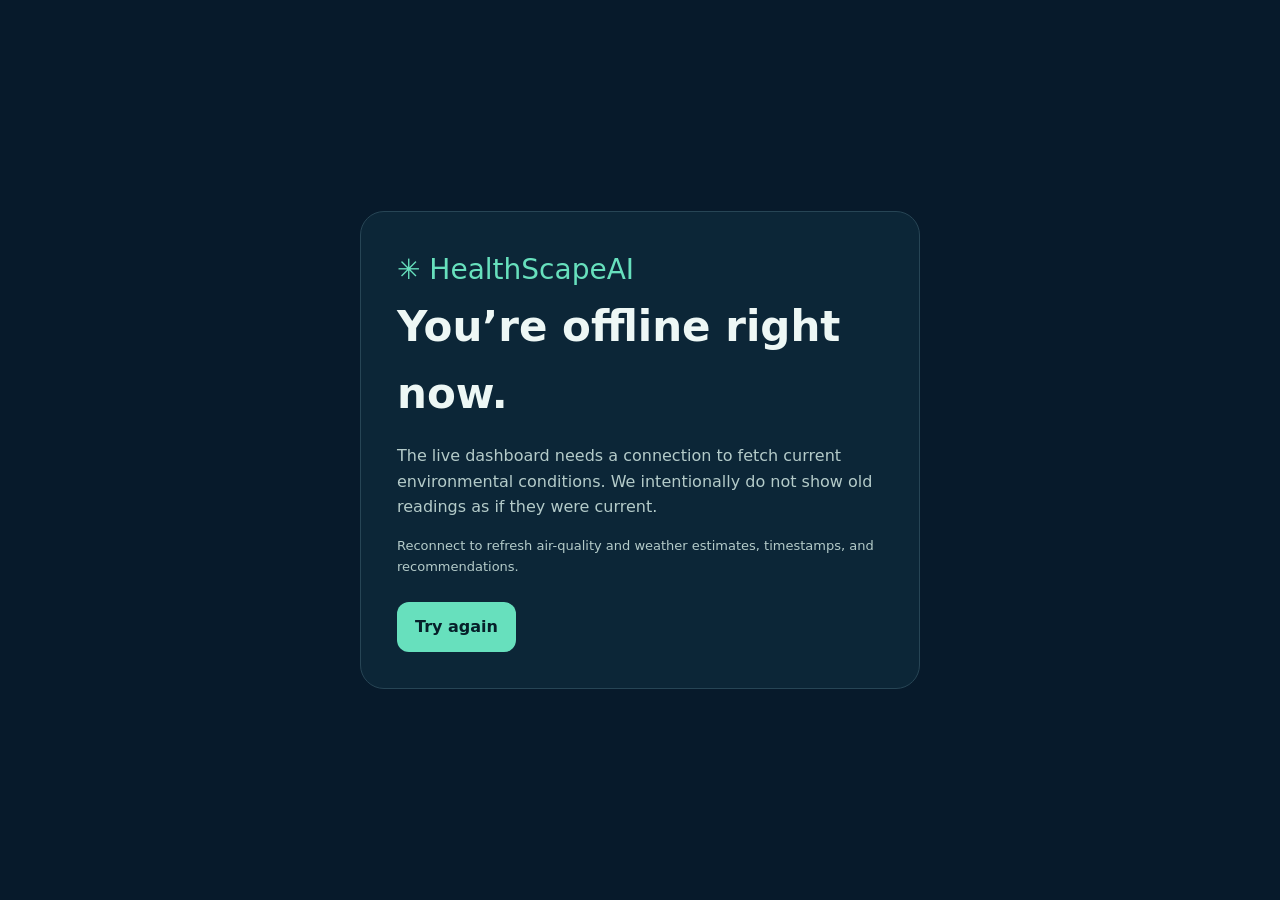
<file: src/main/resources/static/offline.html>
<!doctype html><html lang="en"><head><meta charset="utf-8"><meta name="viewport" content="width=device-width,initial-scale=1"><meta name="theme-color" content="#071a2b"><title>Offline · HealthScapeAI</title><style>*{box-sizing:border-box}body{margin:0;min-height:100vh;display:grid;place-items:center;background:#071a2b;color:#edf7f5;font:16px/1.6 system-ui,sans-serif;padding:24px}.card{max-width:560px;padding:36px;border:1px solid #274555;border-radius:24px;background:#0c2637}h1{margin:0 0 12px;font-size:clamp(28px,5vw,42px)}p{color:#b4cbc9}.mark{color:#67e0bd;font-size:28px}a{display:inline-block;margin-top:12px;padding:12px 18px;border-radius:12px;background:#67e0bd;color:#06202a;text-decoration:none;font-weight:700}.note{font-size:13px}</style></head><body><main class="card"><div class="mark">✳ HealthScapeAI</div><h1>You’re offline right now.</h1><p>The live dashboard needs a connection to fetch current environmental conditions. We intentionally do not show old readings as if they were current.</p><p class="note">Reconnect to refresh air-quality and weather estimates, timestamps, and recommendations.</p><a href="/" onclick="location.reload();return false">Try again</a></main></body></html>
</file>
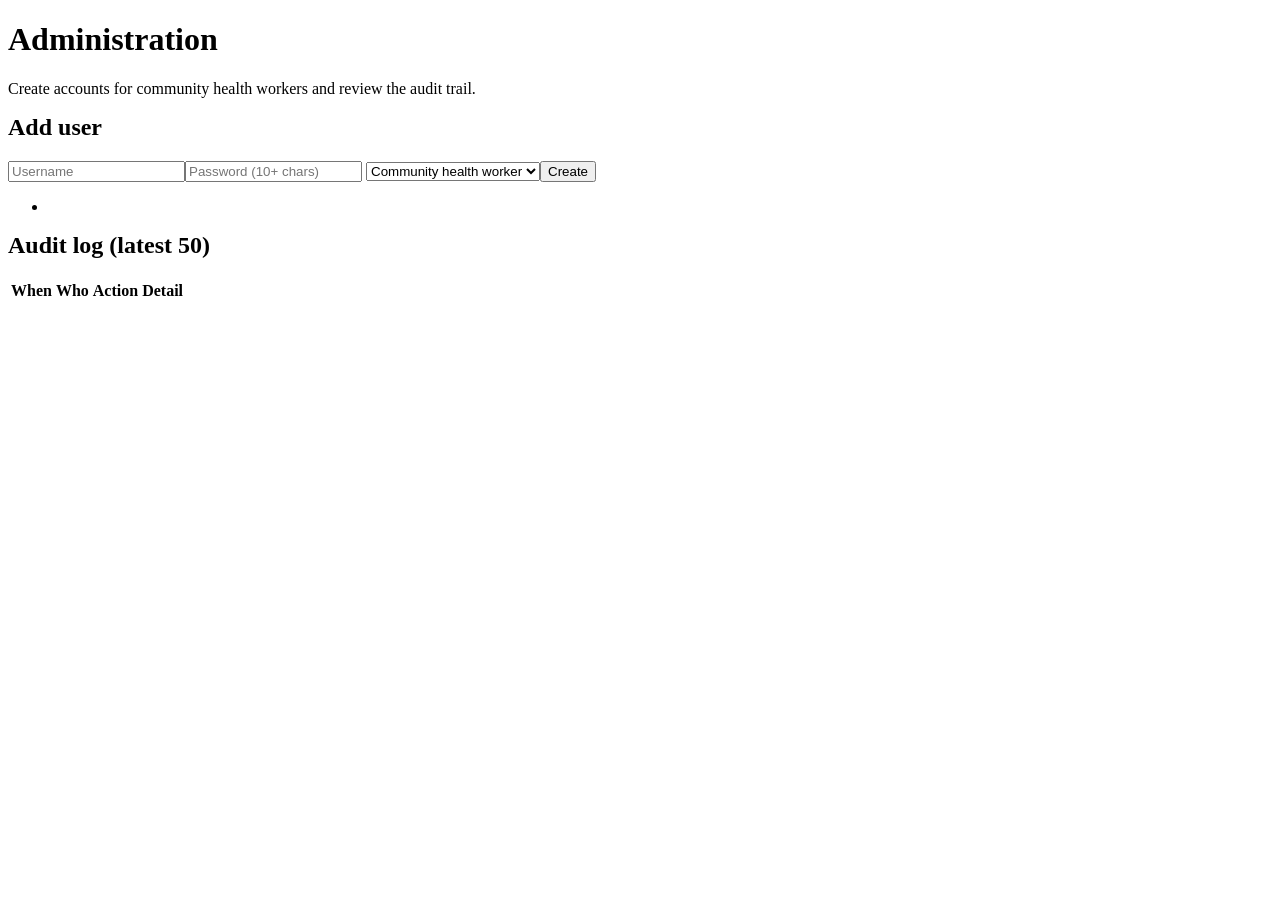
<file: src/main/resources/templates/admin.html>
<!DOCTYPE html>
<html lang="en" xmlns:th="http://www.thymeleaf.org" xmlns:sec="http://www.thymeleaf.org/extras/spring-security"><head><meta charset="UTF-8"><meta name="viewport" content="width=device-width, initial-scale=1"><link rel="stylesheet" th:href="@{/app.css}"><title>Admin · HealthScape AI</title></head><body>
<div th:replace="~{fragments :: nav}"></div>
<div class="hero"><h1>Administration</h1><p>Create accounts for community health workers and review the audit trail.</p></div>
<main><p class="flash" th:if="${msg}" th:text="${msg}"></p>
 <section class="card"><h2 style="margin-top:0">Add user</h2><form class="tools" method="post" th:action="@{/admin/users}">
  <input name="username" placeholder="Username" required><input name="password" type="password" placeholder="Password (10+ chars)" required minlength="10">
  <select name="role"><option value="WORKER">Community health worker</option><option value="ADMIN">Administrator</option></select><button type="submit">Create</button></form>
  <ul><li th:each="u : ${users}" th:text="${u.username + ' (' + (u.role ?: 'ADMIN') + ')'}"></li></ul></section>
 <section class="card" style="overflow-x:auto"><h2 style="margin-top:0">Audit log (latest 50)</h2><table><thead><tr><th>When</th><th>Who</th><th>Action</th><th>Detail</th></tr></thead><tbody>
  <tr th:each="a : ${audit}"><td th:text="${a.created}"></td><td th:text="${a.actor}"></td><td th:text="${a.action}"></td><td th:text="${a.detail}"></td></tr></tbody></table></section>
</main></body></html>
</file>
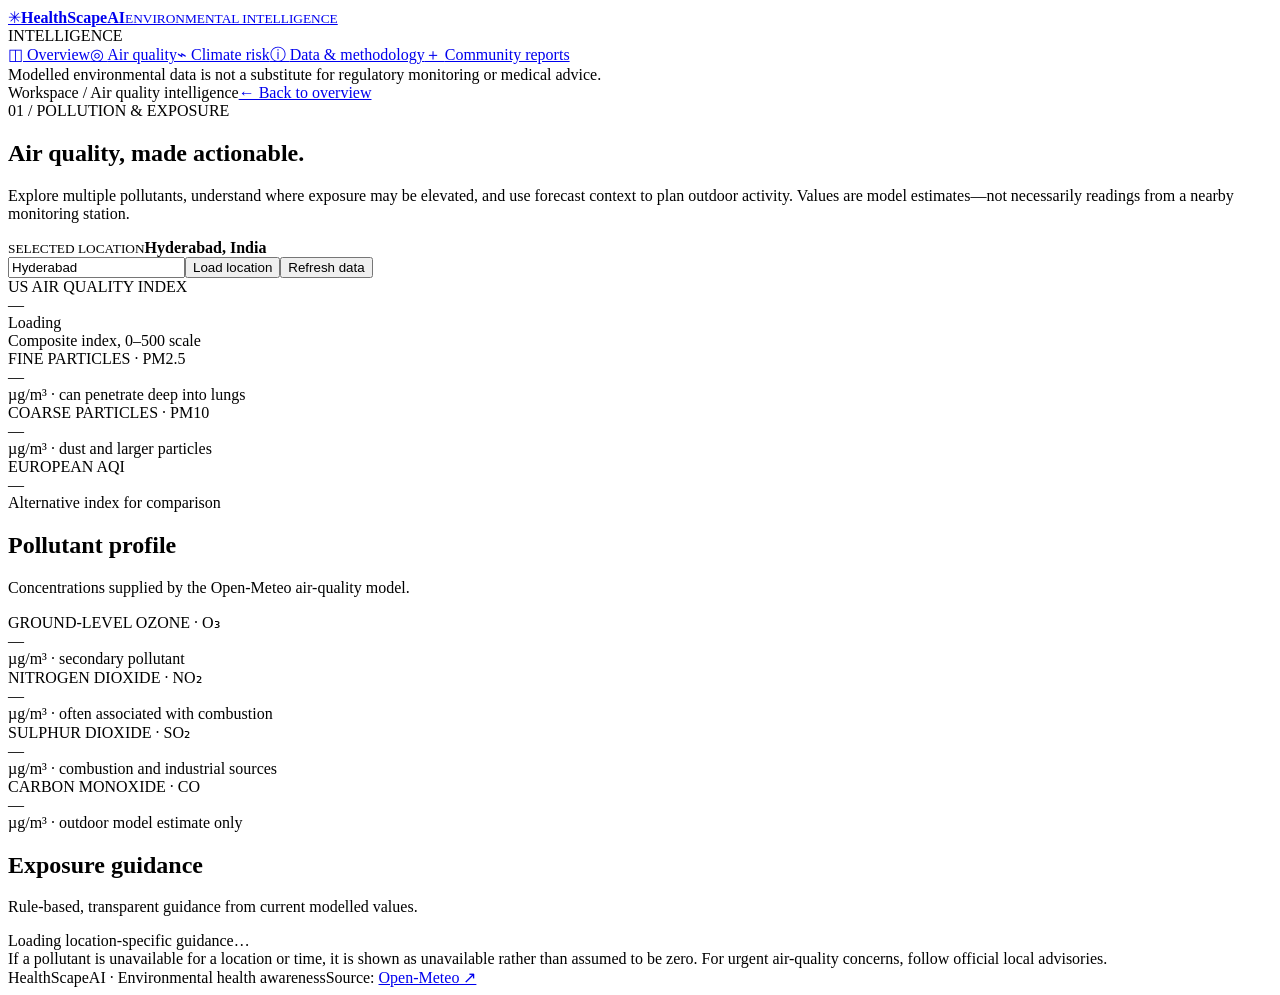
<file: src/main/resources/templates/air-quality.html>
<!doctype html><html lang="en" xmlns:th="http://www.thymeleaf.org"><head><meta charset="utf-8"><meta name="viewport" content="width=device-width,initial-scale=1"><meta name="description" content="Air quality and pollutant exposure intelligence"><title>Air Quality | HealthScapeAI</title><link rel="preconnect" href="https://fonts.googleapis.com"><link href="https://fonts.googleapis.com/css2?family=DM+Sans:wght@400;500;600;700&family=Manrope:wght@400;500;600;700;800&display=swap" rel="stylesheet"><link rel="stylesheet" th:href="@{/css/app.css}"></head><body class="portal-page"><div class="portal-shell"><aside class="portal-sidebar"><a class="portal-brand" href="/"><span class="portal-brand-mark">✳</span><span><strong>HealthScapeAI</strong><small>ENVIRONMENTAL INTELLIGENCE</small></span></a><div class="portal-nav-label">INTELLIGENCE</div><nav><a class="portal-nav" href="/">◫ <span>Overview</span></a><a class="portal-nav active" href="/air-quality">◎ <span>Air quality</span></a><a class="portal-nav" href="/climate-risk">⌁ <span>Climate risk</span></a><a class="portal-nav" href="/data-methodology">ⓘ <span>Data & methodology</span></a><a class="portal-nav" href="/official/observe">＋ <span>Community reports</span></a></nav><div class="portal-sidebar-foot">Modelled environmental data is not a substitute for regulatory monitoring or medical advice.</div></aside><main class="portal-main"><header class="portal-topbar"><span>Workspace / Air quality intelligence</span><a href="/">← Back to overview</a></header><section class="portal-hero"><div><span class="portal-kicker">01 / POLLUTION & EXPOSURE</span><h1>Air quality, made actionable.</h1><p>Explore multiple pollutants, understand where exposure may be elevated, and use forecast context to plan outdoor activity. Values are model estimates—not necessarily readings from a nearby monitoring station.</p></div><div class="portal-date"><small>SELECTED LOCATION</small><b id="aq-place">Hyderabad, India</b></div></section><div class="portal-toolbar"><input id="aq-location" type="search" value="Hyderabad" placeholder="Search city…" aria-label="Search city"><button id="aq-search">Load location</button><button class="ghost" id="aq-refresh">Refresh data</button></div><div id="aq-error" class="portal-callout" hidden></div><div class="portal-grid"><article class="portal-card"><div class="portal-card-label">US AIR QUALITY INDEX</div><div class="portal-card-value" id="aq-aqi">—</div><span class="portal-status" id="aq-aqi-tag">Loading</span><div class="portal-card-note">Composite index, 0–500 scale</div></article><article class="portal-card"><div class="portal-card-label">FINE PARTICLES · PM2.5</div><div class="portal-card-value" id="aq-pm25">—</div><div class="portal-card-note">µg/m³ · can penetrate deep into lungs</div></article><article class="portal-card"><div class="portal-card-label">COARSE PARTICLES · PM10</div><div class="portal-card-value" id="aq-pm10">—</div><div class="portal-card-note">µg/m³ · dust and larger particles</div></article><article class="portal-card"><div class="portal-card-label">EUROPEAN AQI</div><div class="portal-card-value" id="aq-eu">—</div><div class="portal-card-note">Alternative index for comparison</div></article></div><div class="portal-section-title"><div><h2>Pollutant profile</h2><p>Concentrations supplied by the Open-Meteo air-quality model.</p></div></div><div class="portal-grid"><article class="portal-card"><div class="portal-card-label">GROUND-LEVEL OZONE · O₃</div><div class="portal-card-value" id="aq-o3">—</div><div class="portal-card-note">µg/m³ · secondary pollutant</div></article><article class="portal-card"><div class="portal-card-label">NITROGEN DIOXIDE · NO₂</div><div class="portal-card-value" id="aq-no2">—</div><div class="portal-card-note">µg/m³ · often associated with combustion</div></article><article class="portal-card"><div class="portal-card-label">SULPHUR DIOXIDE · SO₂</div><div class="portal-card-value" id="aq-so2">—</div><div class="portal-card-note">µg/m³ · combustion and industrial sources</div></article><article class="portal-card"><div class="portal-card-label">CARBON MONOXIDE · CO</div><div class="portal-card-value" id="aq-co">—</div><div class="portal-card-note">µg/m³ · outdoor model estimate only</div></article></div><div class="portal-section-title"><div><h2>Exposure guidance</h2><p>Rule-based, transparent guidance from current modelled values.</p></div></div><div id="aq-guidance" class="portal-list"><div class="portal-panel">Loading location-specific guidance…</div></div><div class="portal-callout">If a pollutant is unavailable for a location or time, it is shown as unavailable rather than assumed to be zero. For urgent air-quality concerns, follow official local advisories.</div><footer class="portal-foot"><span>HealthScapeAI · Environmental health awareness</span><span>Source: <a href="https://open-meteo.com/" target="_blank" rel="noopener">Open-Meteo ↗</a></span></footer></main></div><script th:src="@{/js/portal.js}"></script></body></html>
</file>
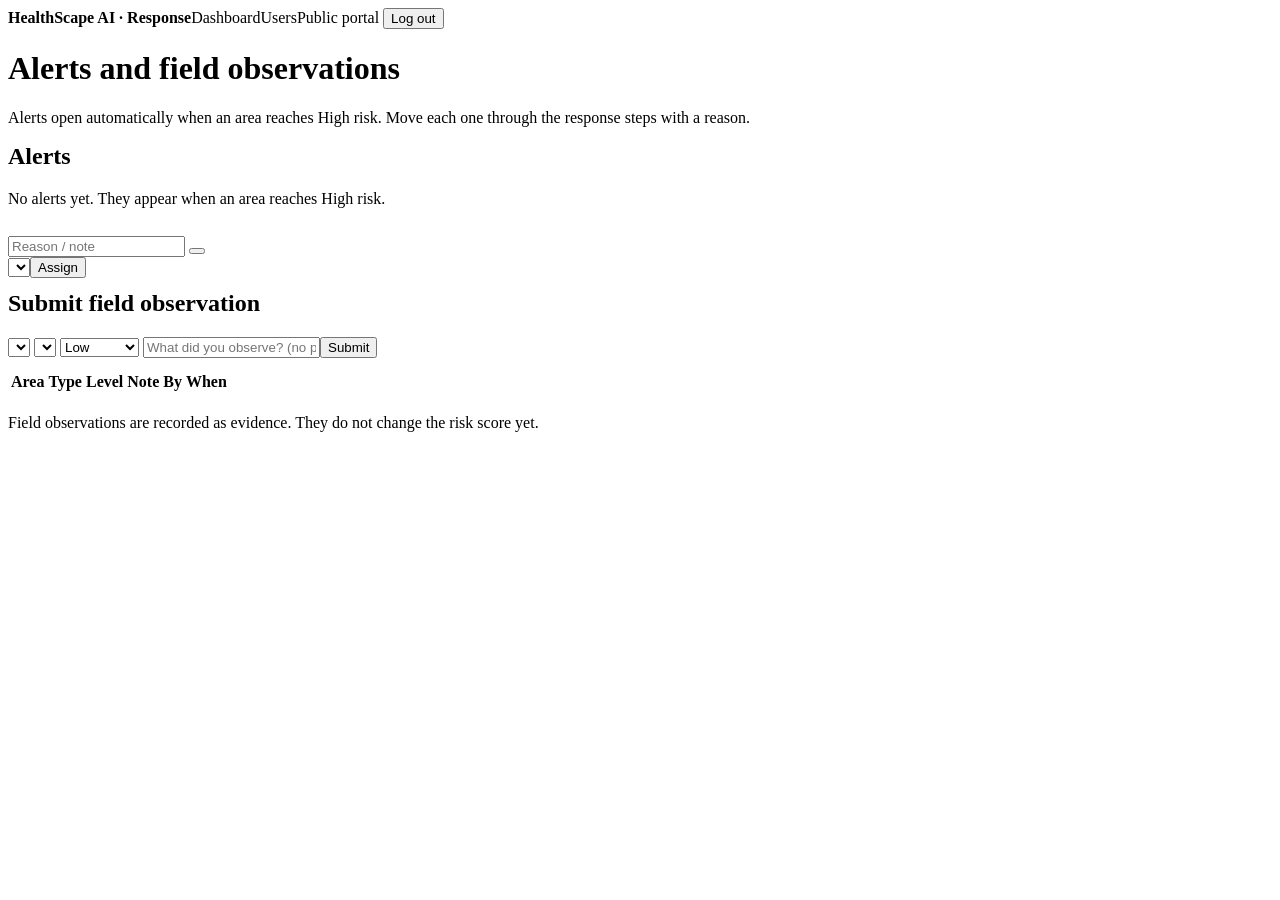
<file: src/main/resources/templates/alerts.html>
<!DOCTYPE html>
<html lang="en" xmlns:th="http://www.thymeleaf.org"><head><meta charset="UTF-8"><meta name="viewport" content="width=device-width, initial-scale=1">
<title>Response centre · HealthScape AI</title><link rel="stylesheet" th:href="@{/app.css}"></head>
<body>
<nav><b>HealthScape AI · Response</b><span><a th:href="@{/official}">Dashboard</a><a th:if="${isAdmin}" th:href="@{/admin/users}">Users</a><a th:href="@{/}">Public portal</a>
<form method="post" th:action="@{/logout}" style="display:inline"><button type="submit">Log out</button></form></span></nav>
<div class="hero"><h1>Alerts and field observations</h1><p>Alerts open automatically when an area reaches High risk. Move each one through the response steps with a reason.</p></div>
<main>
 <div class="flash" th:if="${msg}" th:text="${msg}"></div>
 <section class="card"><h2 style="margin-top:0">Alerts</h2>
  <p th:if="${alerts.isEmpty()}">No alerts yet. They appear when an area reaches High risk.</p>
  <div th:each="v : ${alerts}" style="border-top:1px solid var(--line);padding:12px 0">
   <b th:text="${v.a.villageName}"></b> <span class="badge High" th:text="${v.a.status}"></span>
   <span class="note" th:text="${' · assigned: ' + (v.a.assignee ?: 'nobody')}"></span>
   <div th:text="${v.a.summary}"></div>
   <div class="hist" th:each="e : ${v.events}" th:text="${e.at + ' · ' + e.status + ' · ' + e.actor + ' · ' + e.reason}"></div>
   <form class="row" th:if="${v.next != null}" method="post" th:action="@{/official/alerts/{id}/status(id=${v.a.id})}">
    <input type="hidden" name="to" th:value="${v.next}"><input name="reason" maxlength="400" placeholder="Reason / note" required>
    <button type="submit" th:text="${'Move to ' + v.next}"></button></form>
   <form class="row" th:if="${isAdmin}" method="post" th:action="@{/official/alerts/{id}/assign(id=${v.a.id})}">
    <select name="assignee"><option th:each="p : ${people}" th:value="${p}" th:text="${p}"></option></select><button type="submit">Assign</button></form>
  </div></section>
 <section class="card"><h2 style="margin-top:0">Submit field observation</h2>
  <form class="row" method="post" th:action="@{/official/observations}">
   <select name="villageId"><option th:each="o : ${opts}" th:value="${o.id}" th:text="${o.name}"></option></select>
   <select name="type"><option th:each="t : ${types}" th:text="${t}"></option></select>
   <select name="severity"><option>Low</option><option>Moderate</option><option>High</option></select>
   <input name="note" maxlength="500" placeholder="What did you observe? (no personal details)"><button type="submit">Submit</button></form>
  <table style="margin-top:12px"><thead><tr><th>Area</th><th>Type</th><th>Level</th><th>Note</th><th>By</th><th>When</th></tr></thead><tbody>
   <tr th:each="o : ${observations}"><td th:text="${o.villageName}"></td><td th:text="${o.type}"></td><td th:text="${o.severity}"></td>
    <td th:text="${o.note}"></td><td th:text="${o.author}"></td><td th:text="${o.createdAt}"></td></tr></tbody></table>
  <p class="note">Field observations are recorded as evidence. They do not change the risk score yet.</p></section>
</main></body></html>
</file>
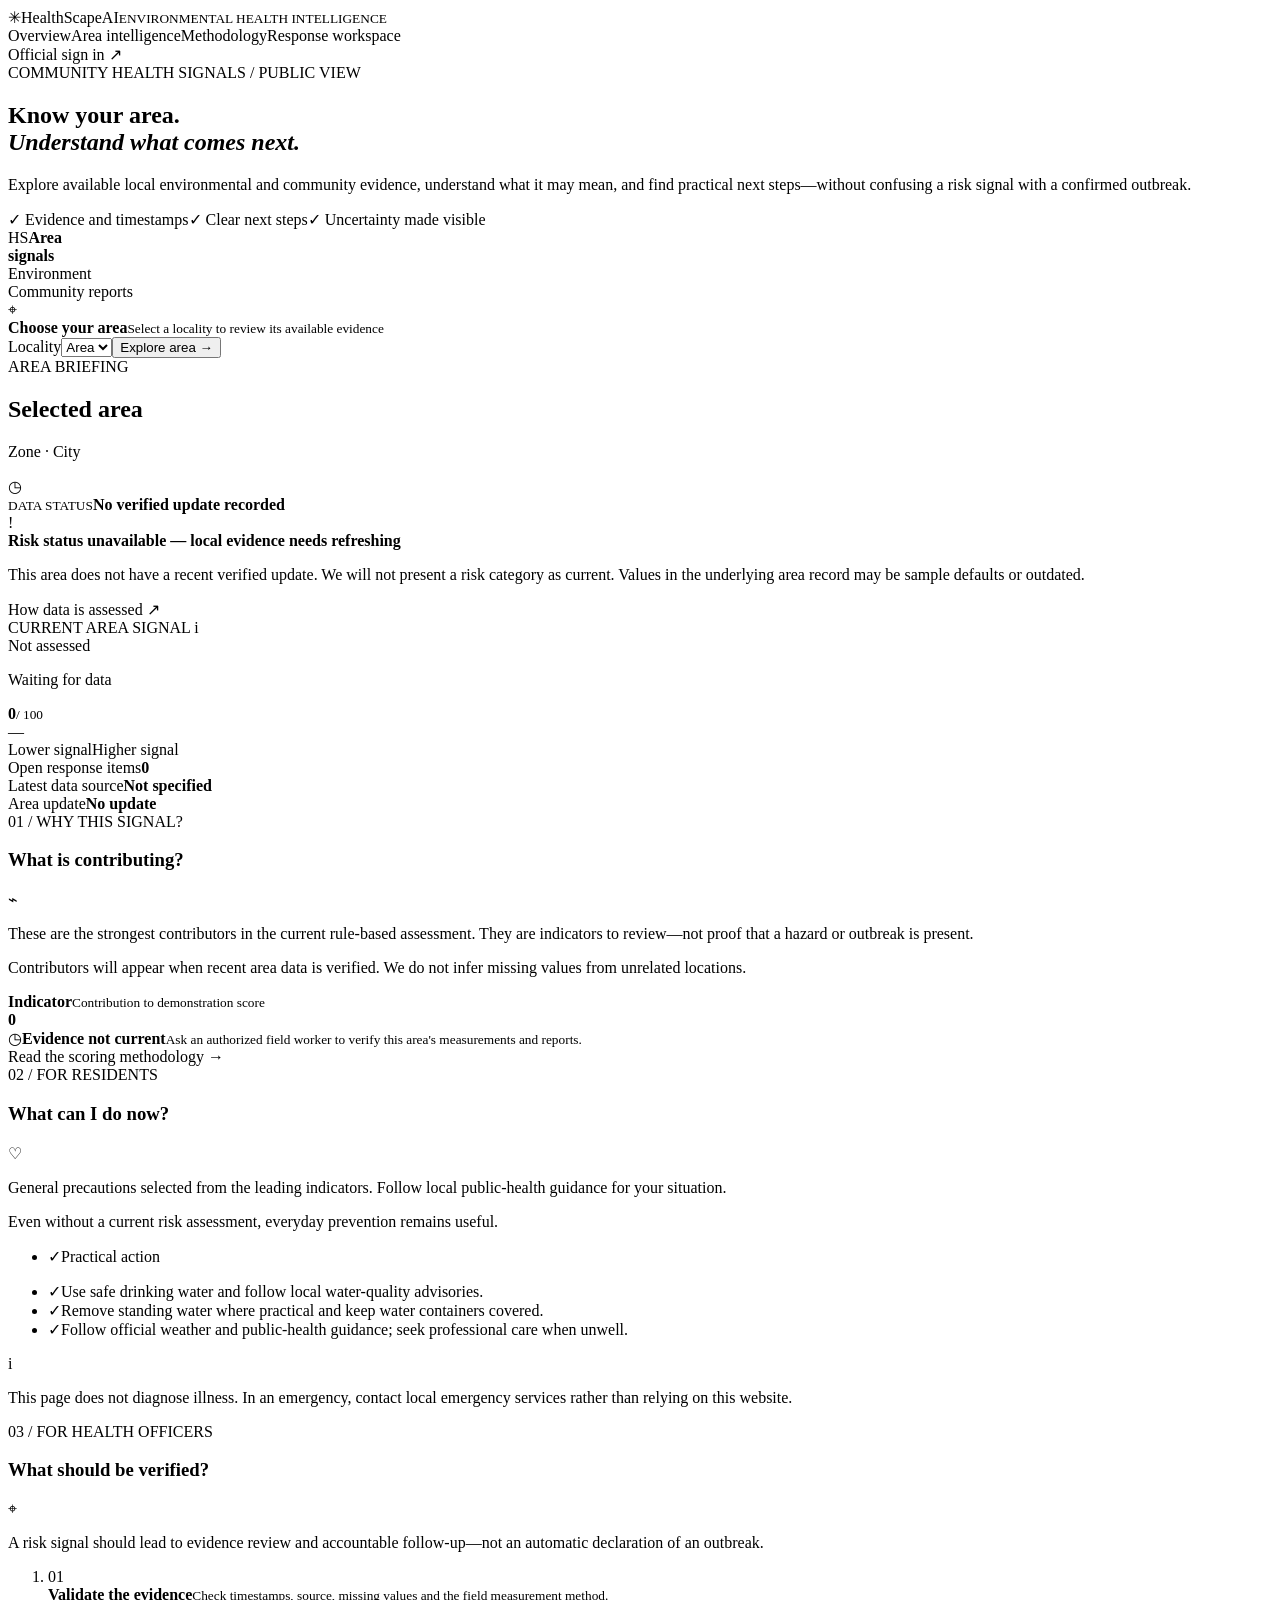
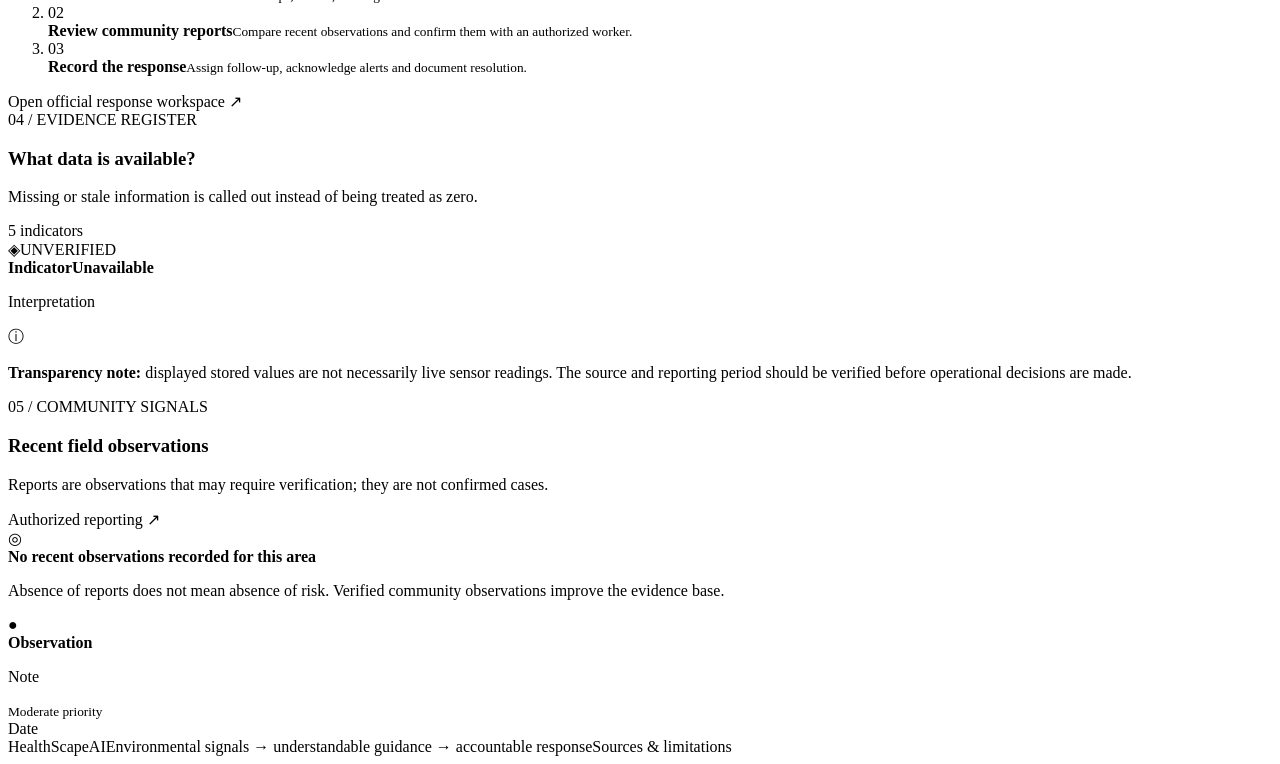
<file: src/main/resources/templates/area-intelligence.html>
<!DOCTYPE html>
<html lang="en" xmlns:th="http://www.thymeleaf.org" xmlns:sec="http://www.thymeleaf.org/extras/spring-security">
<head>
  <meta charset="UTF-8"><meta name="viewport" content="width=device-width, initial-scale=1">
  <meta name="theme-color" content="#f5f8fc">
  <link rel="stylesheet" th:href="@{/app.css}"><link rel="stylesheet" th:href="@{/css/intelligence.css}">
  <title>Area Intelligence · HealthScape AI</title>
</head>
<body>
<header class="int-nav">
  <a class="brand" th:href="@{/}"><span class="brand-mark">✳</span><span>HealthScape<span class="brand-light">AI</span><small>ENVIRONMENTAL HEALTH INTELLIGENCE</small></span></a>
  <nav aria-label="Primary navigation"><a th:href="@{/}">Overview</a><a class="active" th:href="@{/area-intelligence}">Area intelligence</a><a th:href="@{/data-methodology}">Methodology</a><a th:href="@{/official/alerts}">Response workspace</a></nav>
  <a class="nav-cta" th:href="@{/login}">Official sign in <span>↗</span></a>
</header>
<main class="intel-main">
  <section class="intel-hero">
    <div class="hero-copy"><div class="eyebrow"><span class="pulse-dot"></span> COMMUNITY HEALTH SIGNALS <span class="eyebrow-divider">/</span> PUBLIC VIEW</div>
      <h1>Know your area.<br><em>Understand what comes next.</em></h1>
      <p>Explore available local environmental and community evidence, understand what it may mean, and find practical next steps—without confusing a risk signal with a confirmed outbreak.</p>
      <div class="hero-trust"><span>✓ Evidence and timestamps</span><span>✓ Clear next steps</span><span>✓ Uncertainty made visible</span></div>
    </div>
    <div class="hero-art" aria-hidden="true"><div class="orb orb-one"></div><div class="orb orb-two"></div><div class="art-grid"></div><div class="art-center"><span>HS</span><b>Area<br>signals</b></div><div class="art-pill pill-top"><i></i> Environment</div><div class="art-pill pill-bottom"><i></i> Community reports</div></div>
  </section>

  <section class="area-picker card">
    <div class="picker-label"><span class="picker-icon">⌖</span><div><b>Choose your area</b><small>Select a locality to review its available evidence</small></div></div>
    <form method="get" th:action="@{/area-intelligence}" class="picker-form"><label class="sr-only" for="areaId">Locality</label><select id="areaId" name="areaId" required><option th:each="a : ${areas}" th:value="${a.id}" th:selected="${selected != null and a.id == selected.id}" th:text="${a.name + ' · ' + a.zone}">Area</option></select><button type="submit">Explore area <span>→</span></button></form>
  </section>

  <section class="area-heading" th:if="${hasArea}"><div><div class="eyebrow">AREA BRIEFING</div><h2 th:text="${selected.name}">Selected area</h2><p th:text="${selected.zone + ' zone · Hyderabad, Telangana'}">Zone · City</p></div><div class="updated-chip"><span class="update-icon">◷</span><div><small>DATA STATUS</small><b th:text="${updatedLabel}">No verified update recorded</b></div></div></section>

  <section class="status-banner" th:if="${hasArea and !fresh}"><span class="status-symbol">!</span><div><b>Risk status unavailable — local evidence needs refreshing</b><p>This area does not have a recent verified update. We will not present a risk category as current. Values in the underlying area record may be sample defaults or outdated.</p></div><a th:href="@{/data-methodology}">How data is assessed ↗</a></section>

  <section class="overview-grid" th:if="${hasArea}">
    <article class="risk-summary card">
      <div class="card-eyebrow">CURRENT AREA SIGNAL <span class="info-dot" title="Rule-based demonstration score; not clinically validated">i</span></div>
      <div class="risk-status-row"><div><div class="risk-word" th:classappend="${fresh ? assessment.level.toLowerCase() : 'unknown'}" th:text="${fresh ? assessment.level : 'Not assessed'}">Not assessed</div><p th:text="${fresh ? 'Rule-based screening indicator · not a diagnosis' : 'Waiting for recent verified observations'}">Waiting for data</p></div><div class="risk-score" th:if="${fresh}"><strong th:text="${assessment.score}">0</strong><small>/ 100</small></div><div class="score-placeholder" th:unless="${fresh}">—</div></div>
      <div class="score-track"><span th:if="${fresh}" th:style="'width:' + ${assessment.score} + '%'"></span></div>
      <div class="score-scale"><span>Lower signal</span><span>Higher signal</span></div>
      <div class="summary-divider"></div>
      <div class="summary-meta"><span>Open response items</span><b th:text="${openAlertCount}">0</b></div>
      <div class="summary-meta"><span>Latest data source</span><b th:text="${source}">Not specified</b></div>
      <div class="summary-meta"><span>Area update</span><b th:text="${updatedLabel}">No update</b></div>
    </article>

    <article class="why-card card">
      <div class="card-title"><div><div class="card-eyebrow">01 / WHY THIS SIGNAL?</div><h3>What is contributing?</h3></div><span class="title-icon">⌁</span></div>
      <p class="muted-intro" th:if="${fresh}">These are the strongest contributors in the current rule-based assessment. They are indicators to review—not proof that a hazard or outbreak is present.</p>
      <p class="muted-intro" th:unless="${fresh}">Contributors will appear when recent area data is verified. We do not infer missing values from unrelated locations.</p>
      <div class="factor-list" th:if="${fresh}"><div class="factor-row" th:each="f : ${factors}"><span class="factor-dot"></span><div class="factor-info"><b th:text="${f.feature}">Indicator</b><small>Contribution to demonstration score</small></div><div class="factor-meter"><span th:style="'width:' + ${T(java.lang.Math).min(100, f.impact * 5)} + '%' "></span></div><strong th:text="${f.impact}">0</strong></div></div>
      <div class="empty-evidence" th:unless="${fresh}"><span>◷</span><b>Evidence not current</b><small>Ask an authorized field worker to verify this area's measurements and reports.</small></div>
      <a class="inline-link" th:href="@{/data-methodology}">Read the scoring methodology <span>→</span></a>
    </article>
  </section>

  <section class="next-grid" th:if="${hasArea}">
    <article class="next-card resident-card"><div class="card-title"><div><div class="card-eyebrow">02 / FOR RESIDENTS</div><h3>What can I do now?</h3></div><span class="next-icon">♡</span></div>
      <p class="muted-intro" th:if="${fresh}">General precautions selected from the leading indicators. Follow local public-health guidance for your situation.</p><p class="muted-intro" th:unless="${fresh}">Even without a current risk assessment, everyday prevention remains useful.</p>
      <ul class="action-list" th:if="${fresh}"><li th:each="p : ${precautions}"><span class="checkmark">✓</span><span th:text="${p}">Practical action</span></li></ul>
      <ul class="action-list" th:unless="${fresh}"><li><span class="checkmark">✓</span><span>Use safe drinking water and follow local water-quality advisories.</span></li><li><span class="checkmark">✓</span><span>Remove standing water where practical and keep water containers covered.</span></li><li><span class="checkmark">✓</span><span>Follow official weather and public-health guidance; seek professional care when unwell.</span></li></ul>
      <div class="callout-note"><span>i</span><p>This page does not diagnose illness. In an emergency, contact local emergency services rather than relying on this website.</p></div>
    </article>
    <article class="next-card authority-card"><div class="card-title"><div><div class="card-eyebrow">03 / FOR HEALTH OFFICERS</div><h3>What should be verified?</h3></div><span class="next-icon">⌖</span></div>
      <p class="muted-intro">A risk signal should lead to evidence review and accountable follow-up—not an automatic declaration of an outbreak.</p>
      <ol class="authority-steps"><li><span>01</span><div><b>Validate the evidence</b><small>Check timestamps, source, missing values and the field measurement method.</small></div></li><li><span>02</span><div><b>Review community reports</b><small>Compare recent observations and confirm them with an authorized worker.</small></div></li><li><span>03</span><div><b>Record the response</b><small>Assign follow-up, acknowledge alerts and document resolution.</small></div></li></ol>
      <a class="primary-link" th:href="@{/login}">Open official response workspace <span>↗</span></a>
    </article>
  </section>

  <section class="evidence-section" th:if="${hasArea}"><div class="section-head"><div><div class="card-eyebrow">04 / EVIDENCE REGISTER</div><h3>What data is available?</h3><p>Missing or stale information is called out instead of being treated as zero.</p></div><span class="evidence-count" th:text="${evidence.size()} + ' indicators'">5 indicators</span></div>
    <div class="evidence-grid"><article class="evidence-card" th:each="e : ${evidence}"><div class="evidence-top"><span class="evidence-icon">◈</span><span class="evidence-state" th:classappend="${e.available ? 'available' : 'missing'}" th:text="${e.available ? 'RECORDED' : 'STALE / UNVERIFIED'}">UNVERIFIED</span></div><b th:text="${e.label}">Indicator</b><strong th:text="${e.value}">Unavailable</strong><p th:text="${e.interpretation}">Interpretation</p></article></div>
    <div class="evidence-foot"><span>ⓘ</span><p><b>Transparency note:</b> displayed stored values are not necessarily live sensor readings. The source and reporting period should be verified before operational decisions are made.</p></div>
  </section>

  <section class="reports-section" th:if="${hasArea}"><div class="section-head"><div><div class="card-eyebrow">05 / COMMUNITY SIGNALS</div><h3>Recent field observations</h3><p>Reports are observations that may require verification; they are not confirmed cases.</p></div><a class="inline-link" th:href="@{/login}">Authorized reporting ↗</a></div>
    <div class="report-empty" th:if="${#lists.isEmpty(recentObservations)}"><span>◎</span><div><b>No recent observations recorded for this area</b><p>Absence of reports does not mean absence of risk. Verified community observations improve the evidence base.</p></div></div>
    <div class="report-list" th:unless="${#lists.isEmpty(recentObservations)}"><article th:each="o : ${recentObservations}" class="report-row"><span class="report-mark">●</span><div><b th:text="${o.type}">Observation</b><p th:text="${o.note == null or #strings.isEmpty(o.note) ? 'No additional note supplied.' : o.note}">Note</p><small th:text="${o.severity + ' priority · reported by ' + o.author}">Moderate priority</small></div><time th:text="${#temporals.format(o.createdAt, 'dd MMM yyyy HH:mm')}">Date</time></article></div>
  </section>
  <footer class="intel-footer"><a th:href="@{/}">HealthScapeAI</a><span>Environmental signals → understandable guidance → accountable response</span><a th:href="@{/data-methodology}">Sources & limitations</a></footer>
</main>
</body></html>
</file>
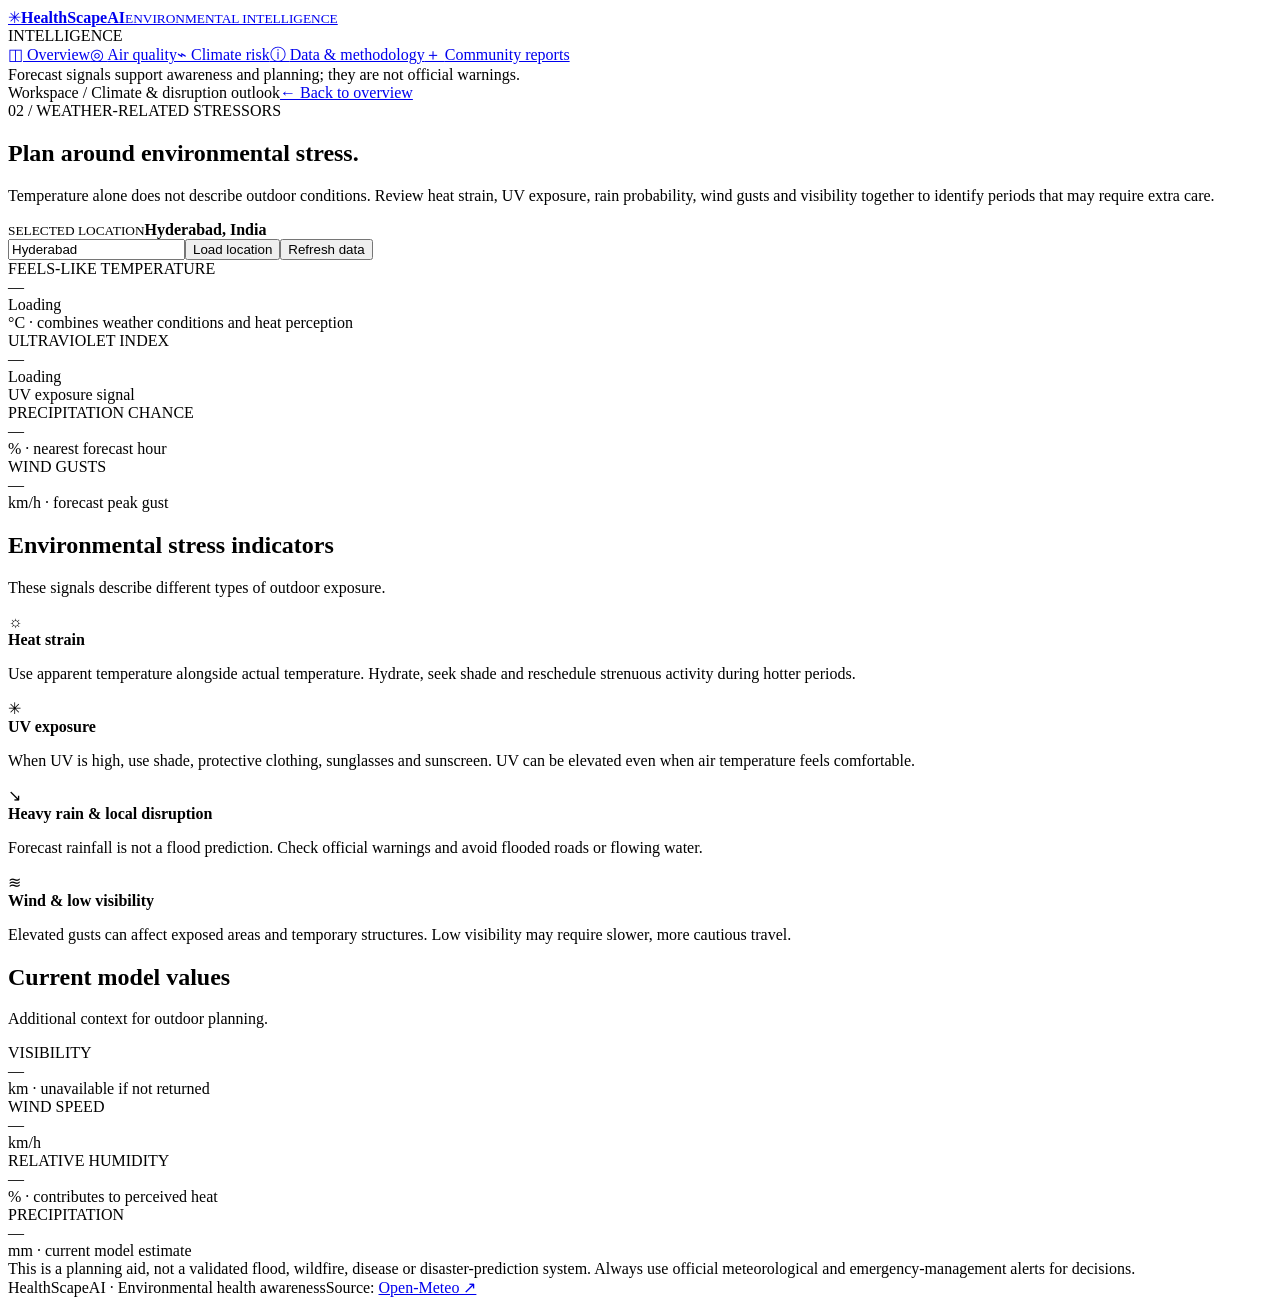
<file: src/main/resources/templates/climate-risk.html>
<!doctype html><html lang="en" xmlns:th="http://www.thymeleaf.org"><head><meta charset="utf-8"><meta name="viewport" content="width=device-width,initial-scale=1"><meta name="description" content="Environmental weather stressor and climate disruption outlook"><title>Climate Risk | HealthScapeAI</title><link rel="preconnect" href="https://fonts.googleapis.com"><link href="https://fonts.googleapis.com/css2?family=DM+Sans:wght@400;500;600;700&family=Manrope:wght@400;500;600;700;800&display=swap" rel="stylesheet"><link rel="stylesheet" th:href="@{/css/app.css}"></head><body class="portal-page"><div class="portal-shell"><aside class="portal-sidebar"><a class="portal-brand" href="/"><span class="portal-brand-mark">✳</span><span><strong>HealthScapeAI</strong><small>ENVIRONMENTAL INTELLIGENCE</small></span></a><div class="portal-nav-label">INTELLIGENCE</div><nav><a class="portal-nav" href="/">◫ <span>Overview</span></a><a class="portal-nav" href="/air-quality">◎ <span>Air quality</span></a><a class="portal-nav active" href="/climate-risk">⌁ <span>Climate risk</span></a><a class="portal-nav" href="/data-methodology">ⓘ <span>Data & methodology</span></a><a class="portal-nav" href="/official/observe">＋ <span>Community reports</span></a></nav><div class="portal-sidebar-foot">Forecast signals support awareness and planning; they are not official warnings.</div></aside><main class="portal-main"><header class="portal-topbar"><span>Workspace / Climate & disruption outlook</span><a href="/">← Back to overview</a></header><section class="portal-hero"><div><span class="portal-kicker">02 / WEATHER-RELATED STRESSORS</span><h1>Plan around environmental stress.</h1><p>Temperature alone does not describe outdoor conditions. Review heat strain, UV exposure, rain probability, wind gusts and visibility together to identify periods that may require extra care.</p></div><div class="portal-date"><small>SELECTED LOCATION</small><b id="cl-place">Hyderabad, India</b></div></section><div class="portal-toolbar"><input id="cl-location" type="search" value="Hyderabad" placeholder="Search city…" aria-label="Search city"><button id="cl-search">Load location</button><button class="ghost" id="cl-refresh">Refresh data</button></div><div id="cl-error" class="portal-callout" hidden></div><div class="portal-grid"><article class="portal-card"><div class="portal-card-label">FEELS-LIKE TEMPERATURE</div><div class="portal-card-value" id="cl-feels">—</div><span class="portal-status" id="cl-heat-tag">Loading</span><div class="portal-card-note">°C · combines weather conditions and heat perception</div></article><article class="portal-card"><div class="portal-card-label">ULTRAVIOLET INDEX</div><div class="portal-card-value" id="cl-uv">—</div><span class="portal-status" id="cl-uv-tag">Loading</span><div class="portal-card-note">UV exposure signal</div></article><article class="portal-card"><div class="portal-card-label">PRECIPITATION CHANCE</div><div class="portal-card-value" id="cl-rain">—</div><div class="portal-card-note">% · nearest forecast hour</div></article><article class="portal-card"><div class="portal-card-label">WIND GUSTS</div><div class="portal-card-value" id="cl-gust">—</div><div class="portal-card-note">km/h · forecast peak gust</div></article></div><div class="portal-section-title"><div><h2>Environmental stress indicators</h2><p>These signals describe different types of outdoor exposure.</p></div></div><div class="portal-list"><article class="portal-list-item"><span class="portal-list-icon">☼</span><div><b>Heat strain</b><p>Use apparent temperature alongside actual temperature. Hydrate, seek shade and reschedule strenuous activity during hotter periods.</p></div></article><article class="portal-list-item"><span class="portal-list-icon">✳</span><div><b>UV exposure</b><p>When UV is high, use shade, protective clothing, sunglasses and sunscreen. UV can be elevated even when air temperature feels comfortable.</p></div></article><article class="portal-list-item"><span class="portal-list-icon">↘</span><div><b>Heavy rain & local disruption</b><p>Forecast rainfall is not a flood prediction. Check official warnings and avoid flooded roads or flowing water.</p></div></article><article class="portal-list-item"><span class="portal-list-icon">≋</span><div><b>Wind & low visibility</b><p>Elevated gusts can affect exposed areas and temporary structures. Low visibility may require slower, more cautious travel.</p></div></article></div><div class="portal-section-title"><div><h2>Current model values</h2><p>Additional context for outdoor planning.</p></div></div><div class="portal-grid"><article class="portal-card"><div class="portal-card-label">VISIBILITY</div><div class="portal-card-value" id="cl-vis">—</div><div class="portal-card-note">km · unavailable if not returned</div></article><article class="portal-card"><div class="portal-card-label">WIND SPEED</div><div class="portal-card-value" id="cl-wind">—</div><div class="portal-card-note">km/h</div></article><article class="portal-card"><div class="portal-card-label">RELATIVE HUMIDITY</div><div class="portal-card-value" id="cl-hum">—</div><div class="portal-card-note">% · contributes to perceived heat</div></article><article class="portal-card"><div class="portal-card-label">PRECIPITATION</div><div class="portal-card-value" id="cl-precip">—</div><div class="portal-card-note">mm · current model estimate</div></article></div><div class="portal-callout">This is a planning aid, not a validated flood, wildfire, disease or disaster-prediction system. Always use official meteorological and emergency-management alerts for decisions.</div><footer class="portal-foot"><span>HealthScapeAI · Environmental health awareness</span><span>Source: <a href="https://open-meteo.com/" target="_blank" rel="noopener">Open-Meteo ↗</a></span></footer></main></div><script th:src="@{/js/portal.js}"></script></body></html>
</file>
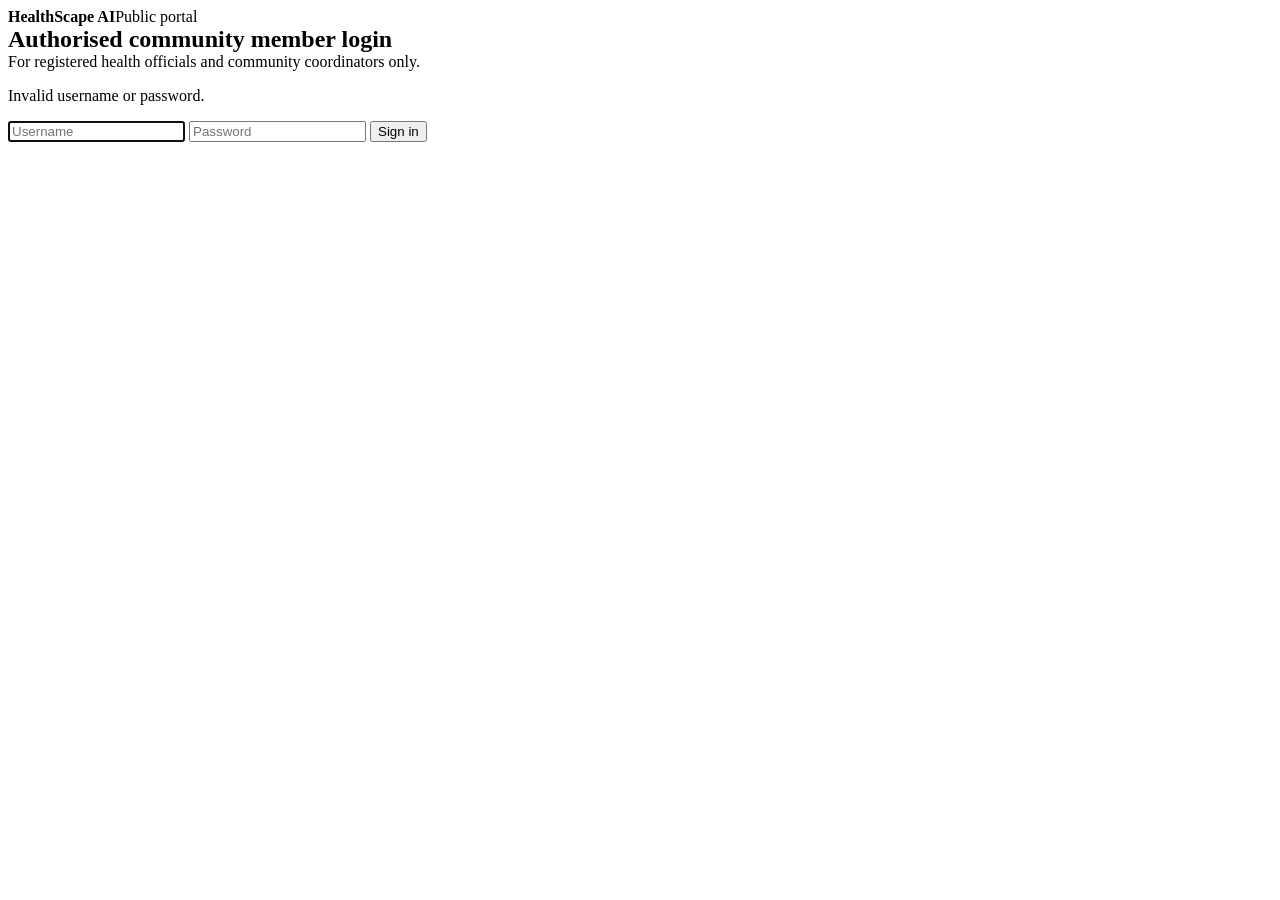
<file: src/main/resources/templates/login.html>
<!DOCTYPE html>
<html lang="en" xmlns:th="http://www.thymeleaf.org"><head><meta charset="UTF-8"><meta name="viewport" content="width=device-width, initial-scale=1">
<title>Official login · HealthScape AI</title><link rel="stylesheet" th:href="@{/app.css}"></head>
<body><nav><b>HealthScape AI</b><span><a th:href="@{/}">Public portal</a></span></nav>
<form class="card login" method="post" th:action="@{/login}">
  <h2 style="margin:0">Authorised community member login</h2>
  <p class="note" style="margin:0">For registered health officials and community coordinators only.</p>
  <p class="err" th:if="${param.error}">Invalid username or password.</p>
  <input name="username" placeholder="Username" required autofocus autocomplete="username">
  <input name="password" type="password" placeholder="Password" required autocomplete="current-password">
  <button type="submit">Sign in</button>
</form></body></html>
</file>
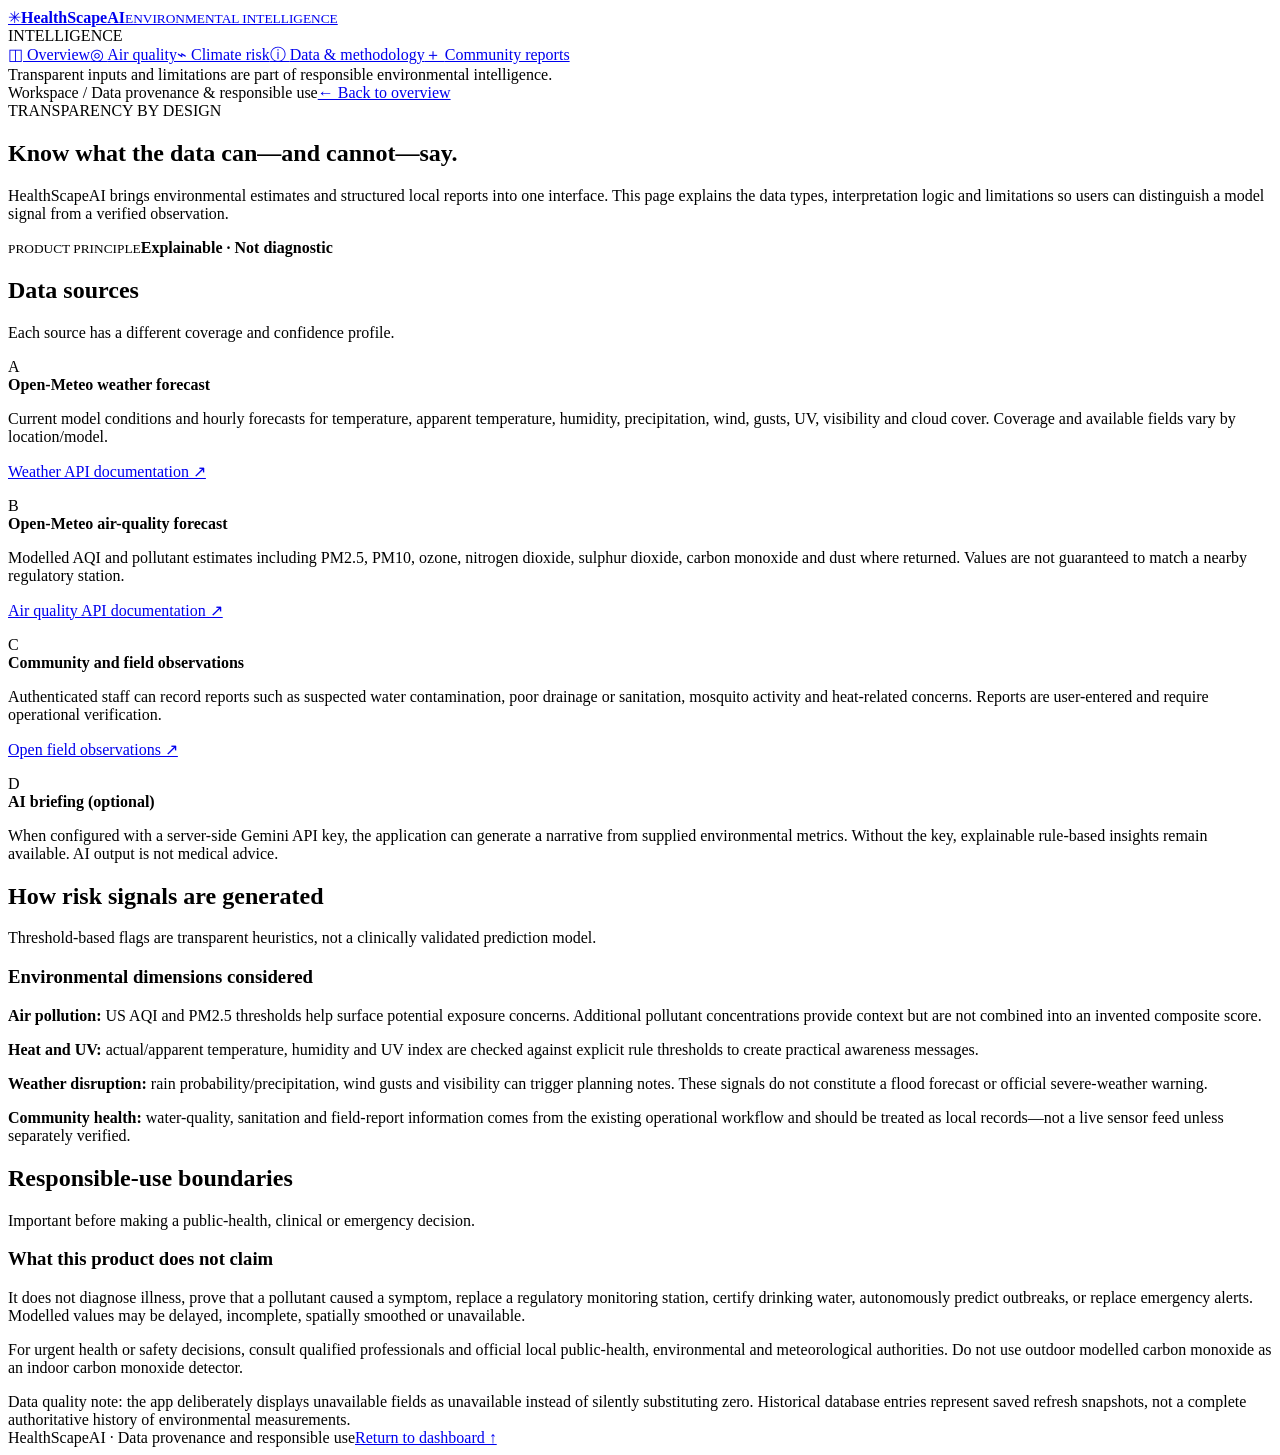
<file: src/main/resources/templates/methodology.html>
<!doctype html><html lang="en" xmlns:th="http://www.thymeleaf.org"><head><meta charset="utf-8"><meta name="viewport" content="width=device-width,initial-scale=1"><meta name="description" content="HealthScapeAI data sources, methods, limitations and responsible use"><title>Data & Methodology | HealthScapeAI</title><link rel="preconnect" href="https://fonts.googleapis.com"><link href="https://fonts.googleapis.com/css2?family=DM+Sans:wght@400;500;600;700&family=Manrope:wght@400;500;600;700;800&display=swap" rel="stylesheet"><link rel="stylesheet" th:href="@{/css/app.css}"></head><body class="portal-page"><div class="portal-shell"><aside class="portal-sidebar"><a class="portal-brand" href="/"><span class="portal-brand-mark">✳</span><span><strong>HealthScapeAI</strong><small>ENVIRONMENTAL INTELLIGENCE</small></span></a><div class="portal-nav-label">INTELLIGENCE</div><nav><a class="portal-nav" href="/">◫ <span>Overview</span></a><a class="portal-nav" href="/air-quality">◎ <span>Air quality</span></a><a class="portal-nav" href="/climate-risk">⌁ <span>Climate risk</span></a><a class="portal-nav active" href="/data-methodology">ⓘ <span>Data & methodology</span></a><a class="portal-nav" href="/official/observe">＋ <span>Community reports</span></a></nav><div class="portal-sidebar-foot">Transparent inputs and limitations are part of responsible environmental intelligence.</div></aside><main class="portal-main"><header class="portal-topbar"><span>Workspace / Data provenance & responsible use</span><a href="/">← Back to overview</a></header><section class="portal-hero"><div><span class="portal-kicker">TRANSPARENCY BY DESIGN</span><h1>Know what the data can—and cannot—say.</h1><p>HealthScapeAI brings environmental estimates and structured local reports into one interface. This page explains the data types, interpretation logic and limitations so users can distinguish a model signal from a verified observation.</p></div><div class="portal-date"><small>PRODUCT PRINCIPLE</small><b>Explainable · Not diagnostic</b></div></section><div class="portal-section-title"><div><h2>Data sources</h2><p>Each source has a different coverage and confidence profile.</p></div></div><div class="portal-list"><article class="portal-list-item"><span class="portal-list-icon">A</span><div><b>Open-Meteo weather forecast</b><p>Current model conditions and hourly forecasts for temperature, apparent temperature, humidity, precipitation, wind, gusts, UV, visibility and cloud cover. Coverage and available fields vary by location/model.</p><p><a href="https://open-meteo.com/en/docs" target="_blank" rel="noopener">Weather API documentation ↗</a></p></div></article><article class="portal-list-item"><span class="portal-list-icon">B</span><div><b>Open-Meteo air-quality forecast</b><p>Modelled AQI and pollutant estimates including PM2.5, PM10, ozone, nitrogen dioxide, sulphur dioxide, carbon monoxide and dust where returned. Values are not guaranteed to match a nearby regulatory station.</p><p><a href="https://open-meteo.com/en/docs/air-quality-api" target="_blank" rel="noopener">Air quality API documentation ↗</a></p></div></article><article class="portal-list-item"><span class="portal-list-icon">C</span><div><b>Community and field observations</b><p>Authenticated staff can record reports such as suspected water contamination, poor drainage or sanitation, mosquito activity and heat-related concerns. Reports are user-entered and require operational verification.</p><p><a href="/official/observe">Open field observations ↗</a></p></div></article><article class="portal-list-item"><span class="portal-list-icon">D</span><div><b>AI briefing (optional)</b><p>When configured with a server-side Gemini API key, the application can generate a narrative from supplied environmental metrics. Without the key, explainable rule-based insights remain available. AI output is not medical advice.</p></div></article></div><div class="portal-section-title"><div><h2>How risk signals are generated</h2><p>Threshold-based flags are transparent heuristics, not a clinically validated prediction model.</p></div></div><div class="portal-panel"><h3>Environmental dimensions considered</h3><p><strong>Air pollution:</strong> US AQI and PM2.5 thresholds help surface potential exposure concerns. Additional pollutant concentrations provide context but are not combined into an invented composite score.</p><p><strong>Heat and UV:</strong> actual/apparent temperature, humidity and UV index are checked against explicit rule thresholds to create practical awareness messages.</p><p><strong>Weather disruption:</strong> rain probability/precipitation, wind gusts and visibility can trigger planning notes. These signals do not constitute a flood forecast or official severe-weather warning.</p><p><strong>Community health:</strong> water-quality, sanitation and field-report information comes from the existing operational workflow and should be treated as local records—not a live sensor feed unless separately verified.</p></div><div class="portal-section-title"><div><h2>Responsible-use boundaries</h2><p>Important before making a public-health, clinical or emergency decision.</p></div></div><div class="portal-panel"><h3>What this product does not claim</h3><p>It does not diagnose illness, prove that a pollutant caused a symptom, replace a regulatory monitoring station, certify drinking water, autonomously predict outbreaks, or replace emergency alerts. Modelled values may be delayed, incomplete, spatially smoothed or unavailable.</p><p>For urgent health or safety decisions, consult qualified professionals and official local public-health, environmental and meteorological authorities. Do not use outdoor modelled carbon monoxide as an indoor carbon monoxide detector.</p></div><div class="portal-callout">Data quality note: the app deliberately displays unavailable fields as unavailable instead of silently substituting zero. Historical database entries represent saved refresh snapshots, not a complete authoritative history of environmental measurements.</div><footer class="portal-foot"><span>HealthScapeAI · Data provenance and responsible use</span><a href="/">Return to dashboard ↑</a></footer></main></div></body></html>
</file>
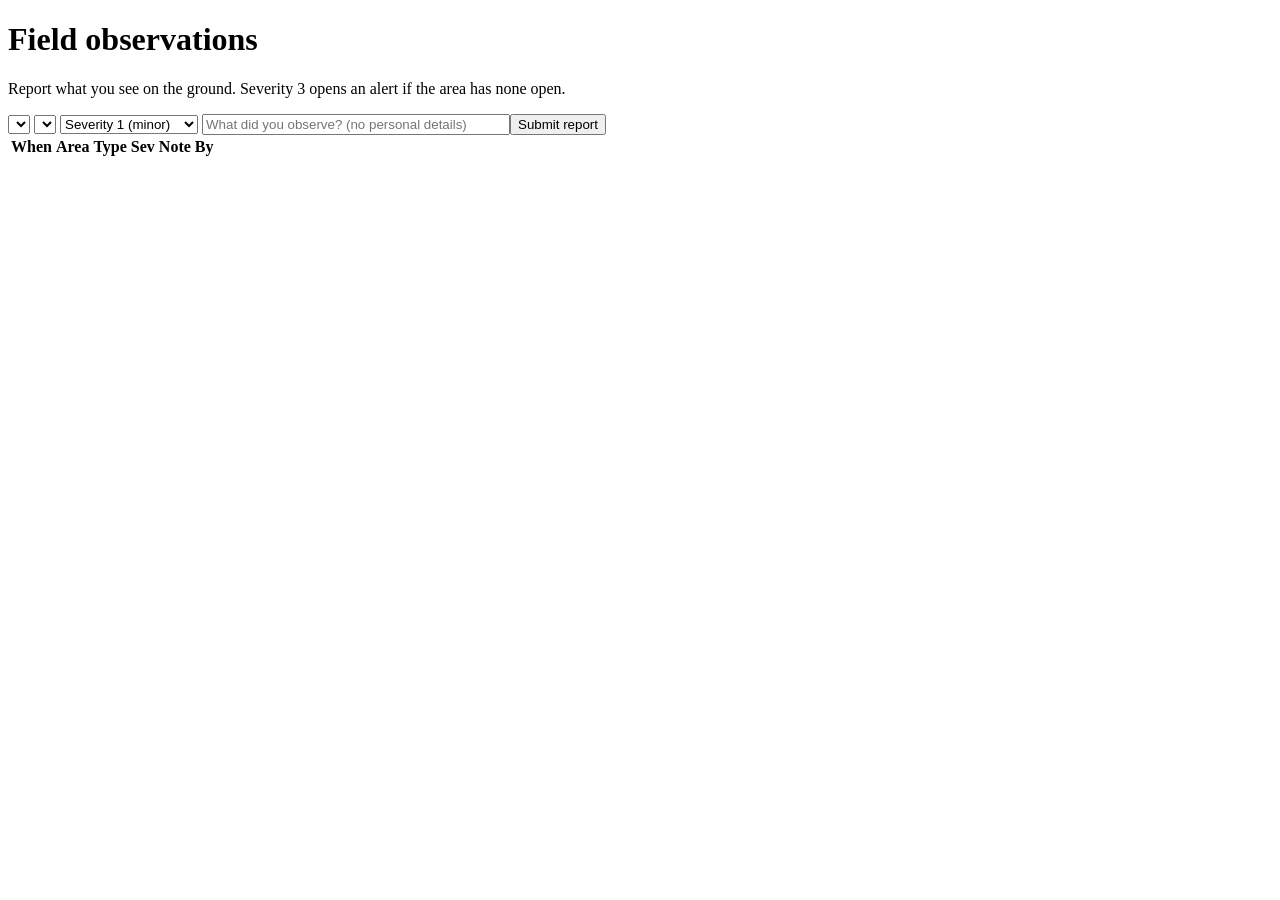
<file: src/main/resources/templates/observe.html>
<!DOCTYPE html>
<html lang="en" xmlns:th="http://www.thymeleaf.org" xmlns:sec="http://www.thymeleaf.org/extras/spring-security"><head><meta charset="UTF-8"><meta name="viewport" content="width=device-width, initial-scale=1"><link rel="stylesheet" th:href="@{/app.css}"><title>Field reports · HealthScape AI</title></head><body>
<div th:replace="~{fragments :: nav}"></div>
<div class="hero"><h1>Field observations</h1><p>Report what you see on the ground. Severity 3 opens an alert if the area has none open.</p></div>
<main><p class="flash" th:if="${msg}" th:text="${msg}"></p>
 <section class="card"><form class="tools" method="post" th:action="@{/official/observe}">
  <select name="villageId" required><option th:each="v : ${areas}" th:value="${v.id}" th:text="${v.name}"></option></select>
  <select name="kind"><option th:each="k : ${kinds}" th:value="${k}" th:text="${k}"></option></select>
  <select name="severity"><option value="1">Severity 1 (minor)</option><option value="2">Severity 2 (notable)</option><option value="3">Severity 3 (severe)</option></select>
  <input name="note" placeholder="What did you observe? (no personal details)" maxlength="500" style="min-width:300px"><button type="submit">Submit report</button></form></section>
 <section class="card" style="overflow-x:auto"><table><thead><tr><th>When</th><th>Area</th><th>Type</th><th>Sev</th><th>Note</th><th>By</th></tr></thead><tbody>
  <tr th:each="o : ${recent}"><td th:text="${o.createdAt}"></td><td th:text="${o.villageName}"></td><td th:text="${o.type}"></td><td th:text="${o.severity}"></td><td th:text="${o.note}"></td><td th:text="${o.author}"></td></tr></tbody></table></section>
</main></body></html>
</file>
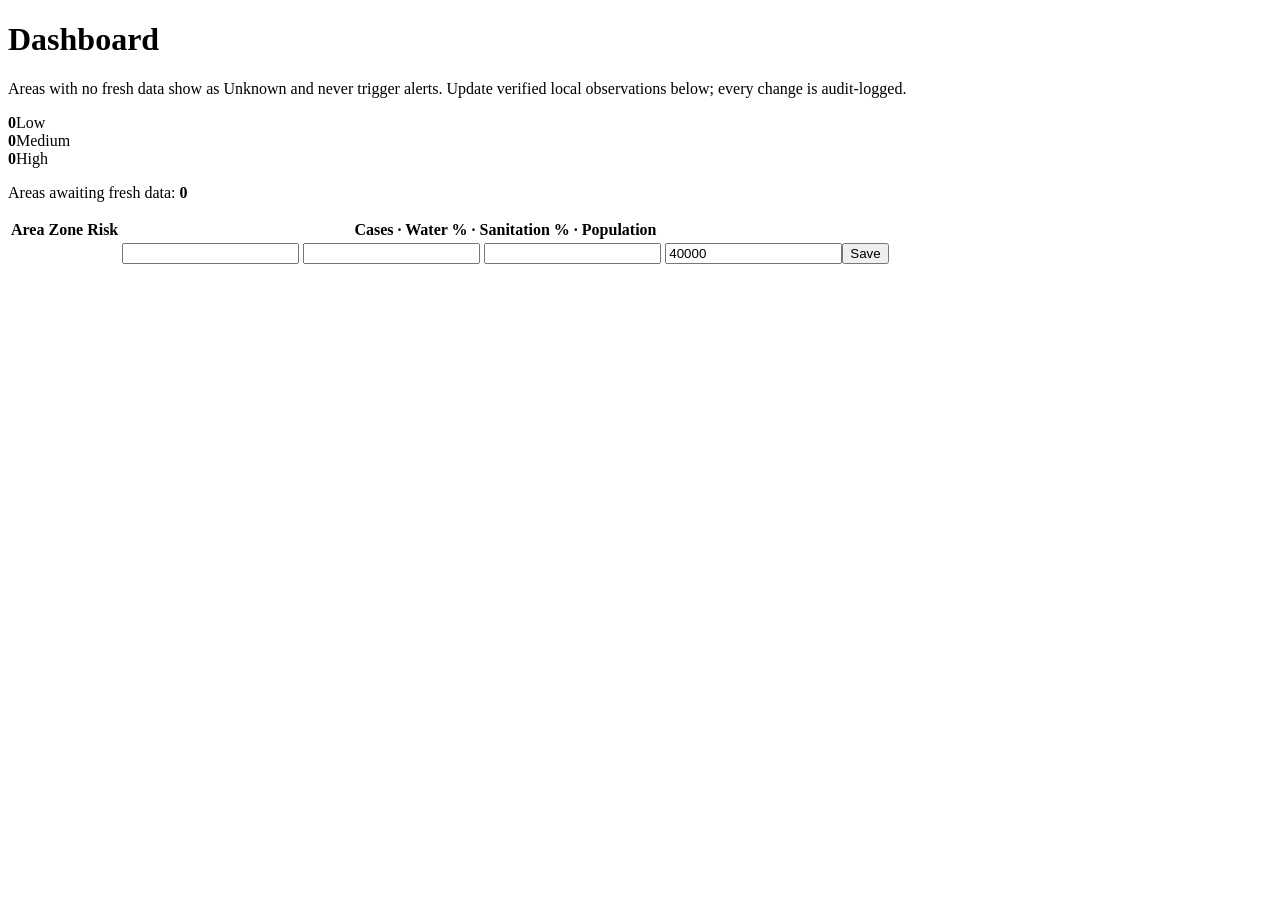
<file: src/main/resources/templates/official.html>
<!DOCTYPE html>
<html lang="en" xmlns:th="http://www.thymeleaf.org" xmlns:sec="http://www.thymeleaf.org/extras/spring-security"><head><meta charset="UTF-8"><meta name="viewport" content="width=device-width, initial-scale=1"><link rel="stylesheet" th:href="@{/app.css}"><title>Dashboard · HealthScape AI</title></head><body>
<div th:replace="~{fragments :: nav}"></div>
<div class="hero"><h1>Dashboard</h1><p>Areas with no fresh data show as Unknown and never trigger alerts. Update verified local observations below; every change is audit-logged.</p></div>
<main>
 <section class="stats">
  <div class="card stat"><b class="Low" th:text="${low}">0</b>Low</div><div class="card stat"><b class="Medium" th:text="${medium}">0</b>Medium</div>
  <div class="card stat"><b class="High" th:text="${high}">0</b>High</div></section>
 <p class="note">Areas awaiting fresh data: <b th:text="${unknown}">0</b></p>
 <section class="card" style="overflow-x:auto"><table><thead><tr><th>Area</th><th>Zone</th><th>Risk</th><th>Cases · Water % · Sanitation % · Population</th></tr></thead><tbody>
  <tr th:each="v : ${villages}"><td th:text="${v.name}"></td><td th:text="${v.zone}"></td>
   <td><span th:class="'badge ' + ${v.level}" th:text="${v.level == 'Unknown' ? 'No data' : v.level + ' ' + v.score}"></span></td>
   <td><form class="inl" method="post" th:action="@{/official/update}"><input type="hidden" name="id" th:value="${v.id}">
    <input name="caseCount" type="number" min="0" step="any" th:value="${v.cases}" required>
    <input name="waterQuality" type="number" min="0" max="100" step="any" th:value="${v.waterQuality}" required>
    <input name="sanitation" type="number" min="0" max="100" step="any" th:value="${v.sanitation}" required>
    <input name="population" type="number" min="1" step="any" value="40000" required><button type="submit">Save</button></form></td></tr></tbody></table></section>
</main></body></html>
</file>
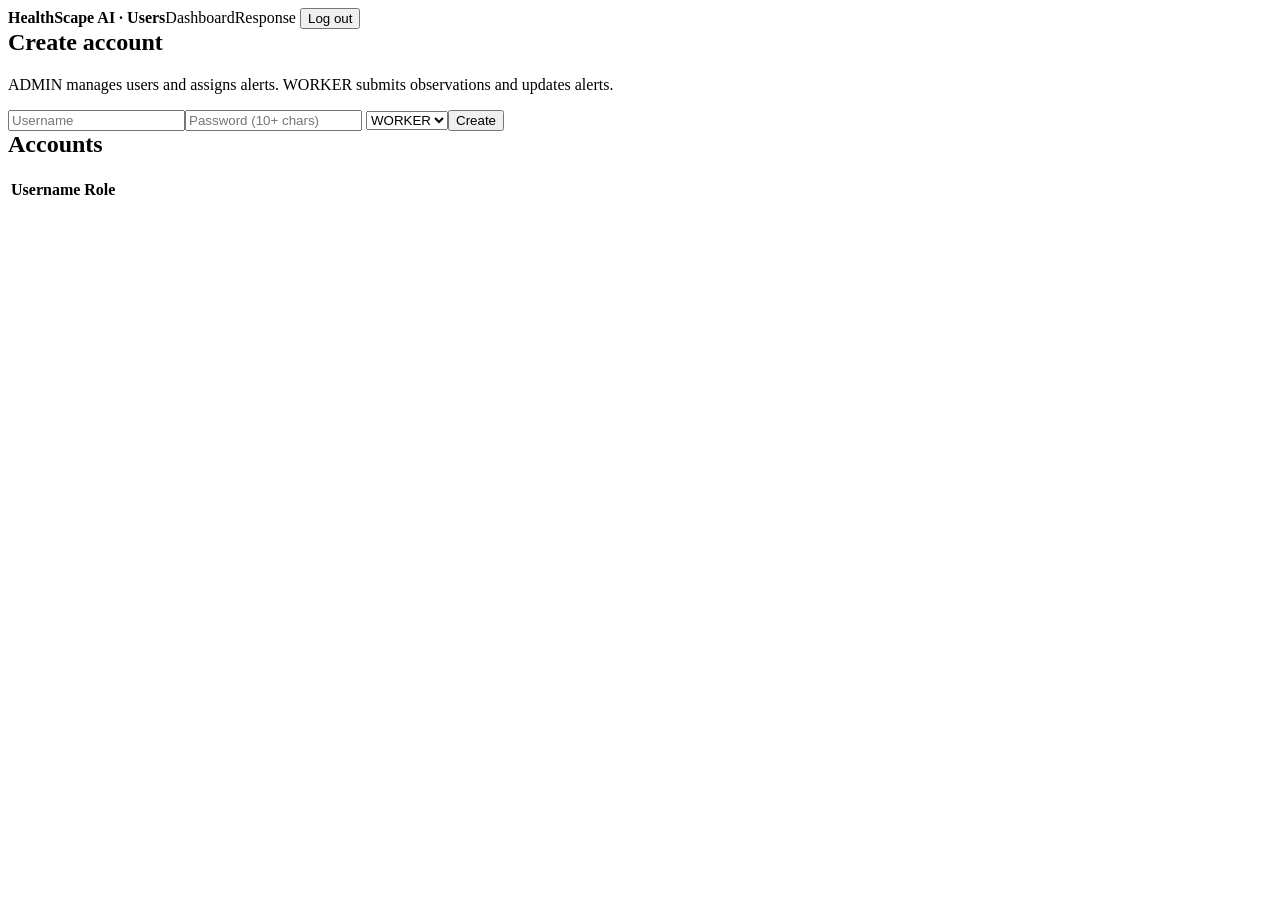
<file: src/main/resources/templates/users.html>
<!DOCTYPE html>
<html lang="en" xmlns:th="http://www.thymeleaf.org"><head><meta charset="UTF-8"><meta name="viewport" content="width=device-width, initial-scale=1">
<title>Users · HealthScape AI</title><link rel="stylesheet" th:href="@{/app.css}"></head>
<body>
<nav><b>HealthScape AI · Users</b><span><a th:href="@{/official}">Dashboard</a><a th:href="@{/official/alerts}">Response</a>
<form method="post" th:action="@{/logout}" style="display:inline"><button type="submit">Log out</button></form></span></nav>
<main><div class="flash" th:if="${msg}" th:text="${msg}"></div>
 <section class="card"><h2 style="margin-top:0">Create account</h2>
  <p class="note">ADMIN manages users and assigns alerts. WORKER submits observations and updates alerts.</p>
  <form class="row" method="post" th:action="@{/admin/users}">
   <input name="username" placeholder="Username" required><input name="password" type="password" minlength="10" placeholder="Password (10+ chars)" required>
   <select name="role"><option>WORKER</option><option>ADMIN</option></select><button type="submit">Create</button></form></section>
 <section class="card"><h2 style="margin-top:0">Accounts</h2>
  <table><thead><tr><th>Username</th><th>Role</th></tr></thead><tbody>
   <tr th:each="u : ${accounts}"><td th:text="${u.username}"></td><td th:text="${u.role ?: 'ADMIN'}"></td></tr></tbody></table></section>
</main></body></html>
</file>
